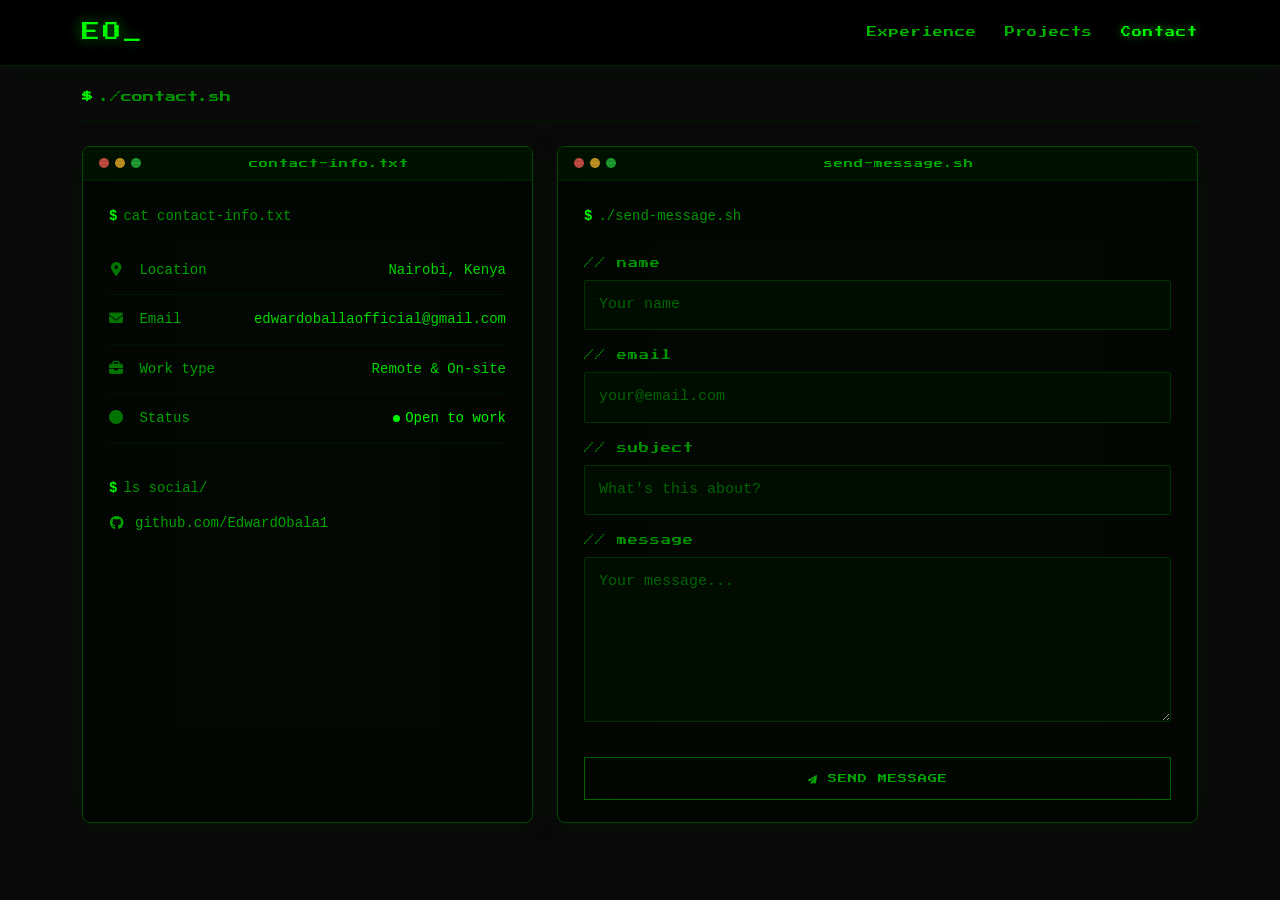
<file: html/contacts.html>
<!DOCTYPE html>
<html lang="en">
<head>
    <meta charset="UTF-8">
    <meta name="viewport" content="width=device-width, initial-scale=1.0">
    <title>Contact | Edward Obala – Software Engineer & Data Scientist</title>
    <link rel="icon" type="image/svg+xml" href="../favicon.svg">

    <!-- Primary SEO -->
    <meta name="description" content="Get in touch with Edward Obala (Edward Oballa), Software Engineer and Data Scientist based in Nairobi, Kenya. Open to remote and on-site opportunities.">
    <meta name="keywords" content="Edward Obala contact, Edward Oballa hire, software engineer for hire Nairobi, data scientist Kenya, remote developer East Africa">
    <meta name="author" content="Edward Okeyo Obala">
    <meta name="robots" content="index, follow">
    <link rel="canonical" href="https://edwardobala.com/html/contacts.html">

    <!-- Open Graph -->
    <meta property="og:type" content="website">
    <meta property="og:url" content="https://edwardobala.com/html/contacts.html">
    <meta property="og:title" content="Contact | Edward Obala">
    <meta property="og:description" content="Get in touch with Edward Obala — Software Engineer and Data Scientist based in Nairobi, Kenya. Open to remote and on-site opportunities.">
    <meta property="og:site_name" content="Edward Obala">
    <link href="https://cdn.jsdelivr.net/npm/bootstrap@5.3.3/dist/css/bootstrap.min.css" rel="stylesheet" integrity="sha384-QWTKZyjpPEjISv5WaRU9OFeRpok6YctnYmDr5pNlyT2bRjXh0JMhjY6hW+ALEwIH" crossorigin="anonymous"/>
    <script src="https://cdn.jsdelivr.net/npm/bootstrap@5.3.3/dist/js/bootstrap.bundle.min.js" crossorigin="anonymous"></script>
    <link rel="preconnect" href="https://fonts.googleapis.com">
    <link rel="preconnect" href="https://fonts.gstatic.com" crossorigin>
    <link href="https://fonts.googleapis.com/css2?family=Press+Start+2P&display=swap" rel="stylesheet">
    <link rel="stylesheet" href="https://cdnjs.cloudflare.com/ajax/libs/font-awesome/6.4.0/css/all.min.css">
    <link rel="stylesheet" href="../styles/index.css"/>
    <link rel="stylesheet" href="../styles/contacts.css"/>
</head>
<body>

    <nav class="navbar navbar-expand-lg">
        <div class="container">
            <a class="navbar-brand" href="../index.html">EO_</a>
            <button class="navbar-toggler" type="button" data-bs-toggle="collapse" data-bs-target="#navbarNav"
                aria-controls="navbarNav" aria-expanded="false" aria-label="Toggle navigation">
                <span class="navbar-toggler-icon"></span>
            </button>
            <div class="collapse navbar-collapse" id="navbarNav">
                <ul class="navbar-nav ms-auto align-items-center">
                    <li class="nav-item"><a class="nav-link" href="./experience.html">Experience</a></li>
                    <li class="nav-item"><a class="nav-link" href="./projects.html">Projects</a></li>
                    <li class="nav-item"><a class="nav-link active" href="./contacts.html">Contact</a></li>
                </ul>
            </div>
        </div>
    </nav>

    <div class="container mt-4 mb-5">
        <div class="page-title">
            <span class="prompt-symbol">$</span>./contact.sh
        </div>

        <div class="row g-4">

            <!-- Contact info -->
            <div class="col-lg-5">
                <div class="terminal-window h-100">
                    <div class="terminal-title-bar">
                        <div class="terminal-controls">
                            <span class="terminal-dot td-red"></span>
                            <span class="terminal-dot td-yellow"></span>
                            <span class="terminal-dot td-green"></span>
                        </div>
                        <span>contact-info.txt</span>
                        <span></span>
                    </div>
                    <div class="terminal-content">
                        <p class="prompt-line mb-3"><span class="prompt-symbol">$</span>cat contact-info.txt</p>

                        <div class="contact-info-item">
                            <span class="contact-label"><i class="fas fa-map-marker-alt"></i> Location</span>
                            <span class="contact-value">Nairobi, Kenya</span>
                        </div>
                        <div class="contact-info-item">
                            <span class="contact-label"><i class="fas fa-envelope"></i> Email</span>
                            <span class="contact-value"><a href="mailto:edwardoballaofficial@gmail.com" style="color:inherit;">edwardoballaofficial@gmail.com</a></span>
                        </div>
                        <div class="contact-info-item">
                            <span class="contact-label"><i class="fas fa-briefcase"></i> Work type</span>
                            <span class="contact-value">Remote &amp; On-site</span>
                        </div>
                        <div class="contact-info-item">
                            <span class="contact-label"><i class="fas fa-circle"></i> Status</span>
                            <span class="contact-value"><span class="status-dot"></span><span class="status-online">Open to work</span></span>
                        </div>

                        <hr class="term-divider mt-3">

                        <p class="prompt-line mt-2 mb-2"><span class="prompt-symbol">$</span>ls social/</p>
                        <div class="social-links">
                            <a href="https://github.com/EdwardObala1" class="social-link-item" target="_blank">
                                <i class="fab fa-github"></i> github.com/EdwardObala1
                            </a>
                            <!-- <a href="https://linkedin.com/in/EdwardObala1" class="social-link-item" target="_blank">
                                <i class="fab fa-linkedin"></i> linkedin.com/in/EdwardObala1
                            </a> -->
                        </div>
                    </div>
                </div>
            </div>

            <!-- Contact form -->
            <div class="col-lg-7">
                <div class="terminal-window">
                    <div class="terminal-title-bar">
                        <div class="terminal-controls">
                            <span class="terminal-dot td-red"></span>
                            <span class="terminal-dot td-yellow"></span>
                            <span class="terminal-dot td-green"></span>
                        </div>
                        <span>send-message.sh</span>
                        <span></span>
                    </div>
                    <div class="terminal-content">
                        <p class="prompt-line mb-4"><span class="prompt-symbol">$</span>./send-message.sh</p>
                        <form id="contactForm">
                            <div class="mb-3">
                                <label class="form-label-term">// name</label>
                                <input type="text" class="form-input-term" placeholder="Your name" required>
                            </div>
                            <div class="mb-3">
                                <label class="form-label-term">// email</label>
                                <input type="email" class="form-input-term" placeholder="your@email.com" required>
                            </div>
                            <div class="mb-3">
                                <label class="form-label-term">// subject</label>
                                <input type="text" class="form-input-term" placeholder="What's this about?">
                            </div>
                            <div class="mb-4">
                                <label class="form-label-term">// message</label>
                                <textarea class="form-input-term form-textarea-term" rows="5" placeholder="Your message..." required></textarea>
                            </div>
                            <button type="submit" class="btn-terminal w-100" id="submitBtn">
                                <i class="fas fa-paper-plane" style="margin-right:10px;"></i>SEND MESSAGE
                            </button>
                        </form>
                    </div>
                </div>
            </div>

        </div>
    </div>

    <script>
        document.getElementById('contactForm').addEventListener('submit', function(e) {
            e.preventDefault();

            const name    = this.querySelector('input[type="text"]').value.trim();
            const email   = this.querySelector('input[type="email"]').value.trim();
            const subject = this.querySelectorAll('input[type="text"]')[1].value.trim();
            const message = this.querySelector('textarea').value.trim();

            const body = [
                'From: ' + name + ' <' + email + '>',
                '',
                message
            ].join('\n');

            const mailto = 'mailto:edwardoballaofficial@gmail.com'
                + '?subject=' + encodeURIComponent(subject || 'Portfolio enquiry')
                + '&body='    + encodeURIComponent(body);

            window.location.href = mailto;
        });
    </script>

</body>
</html>
</file>
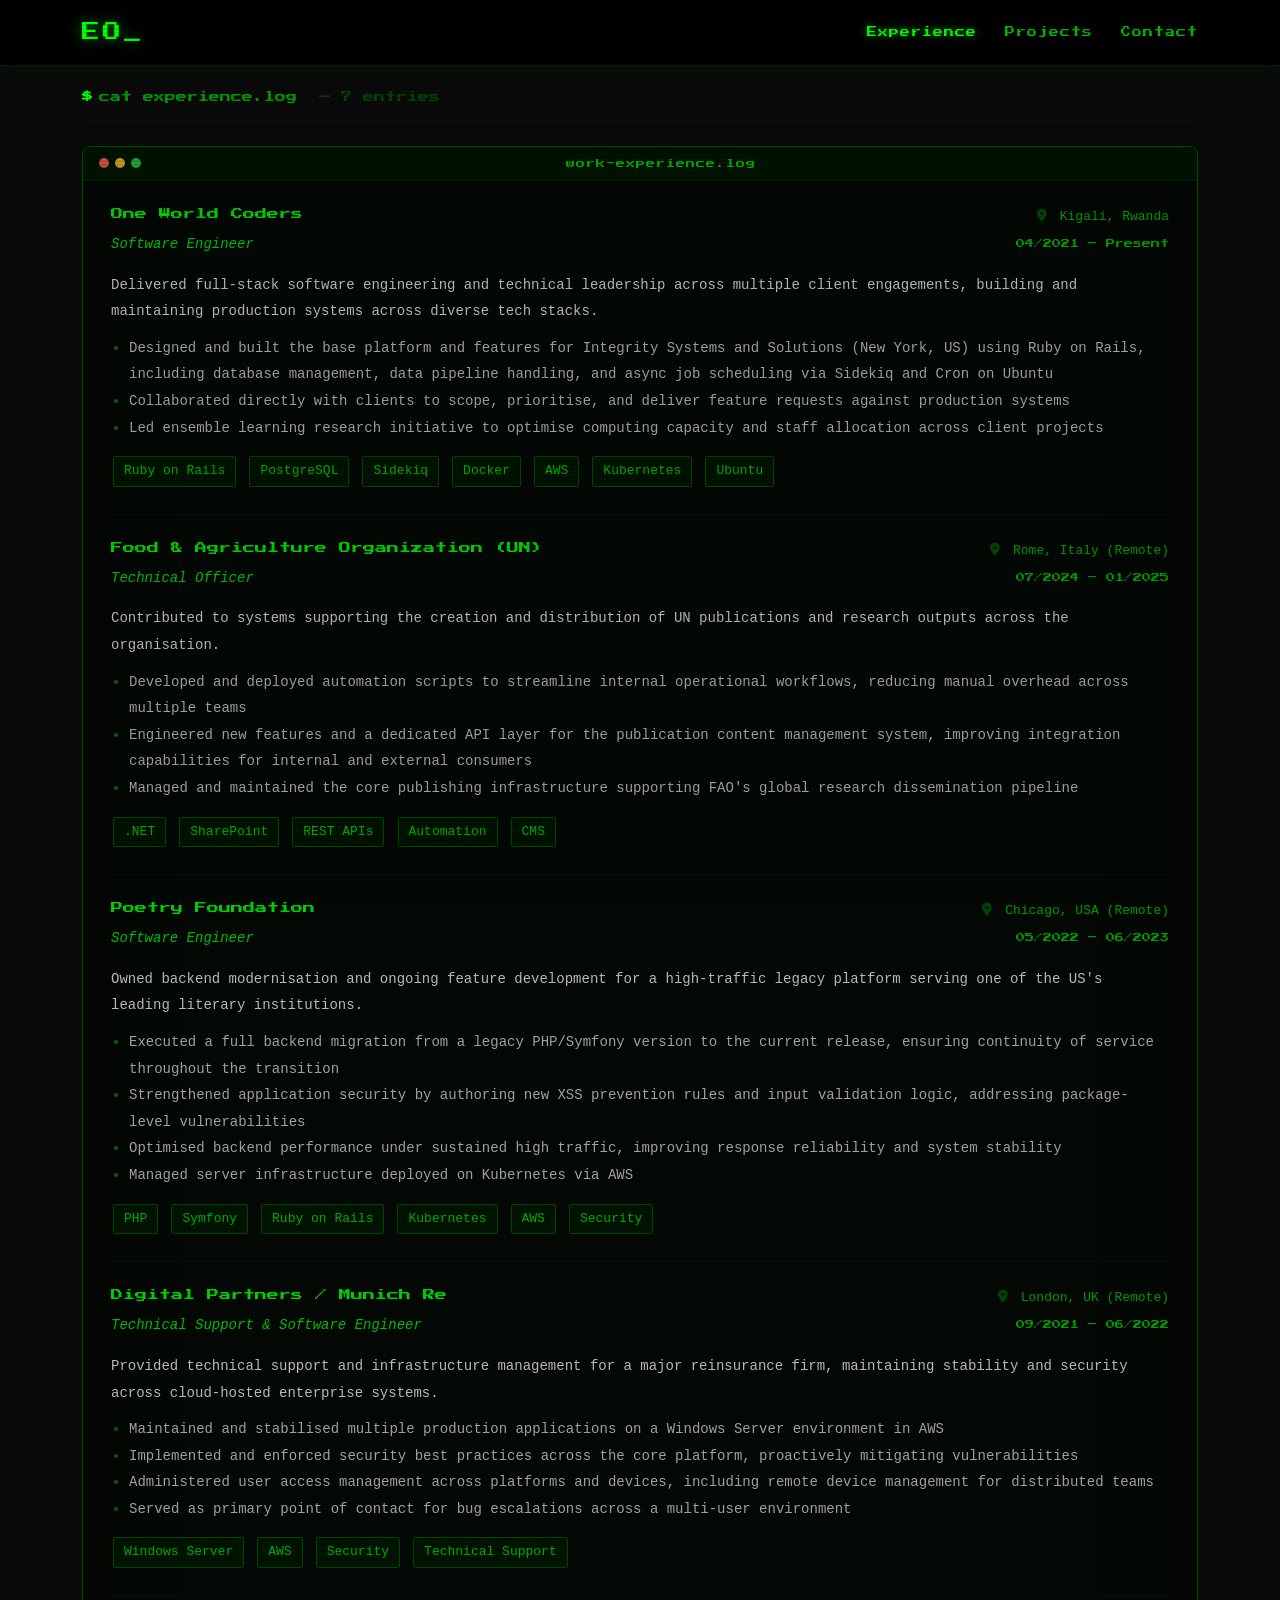
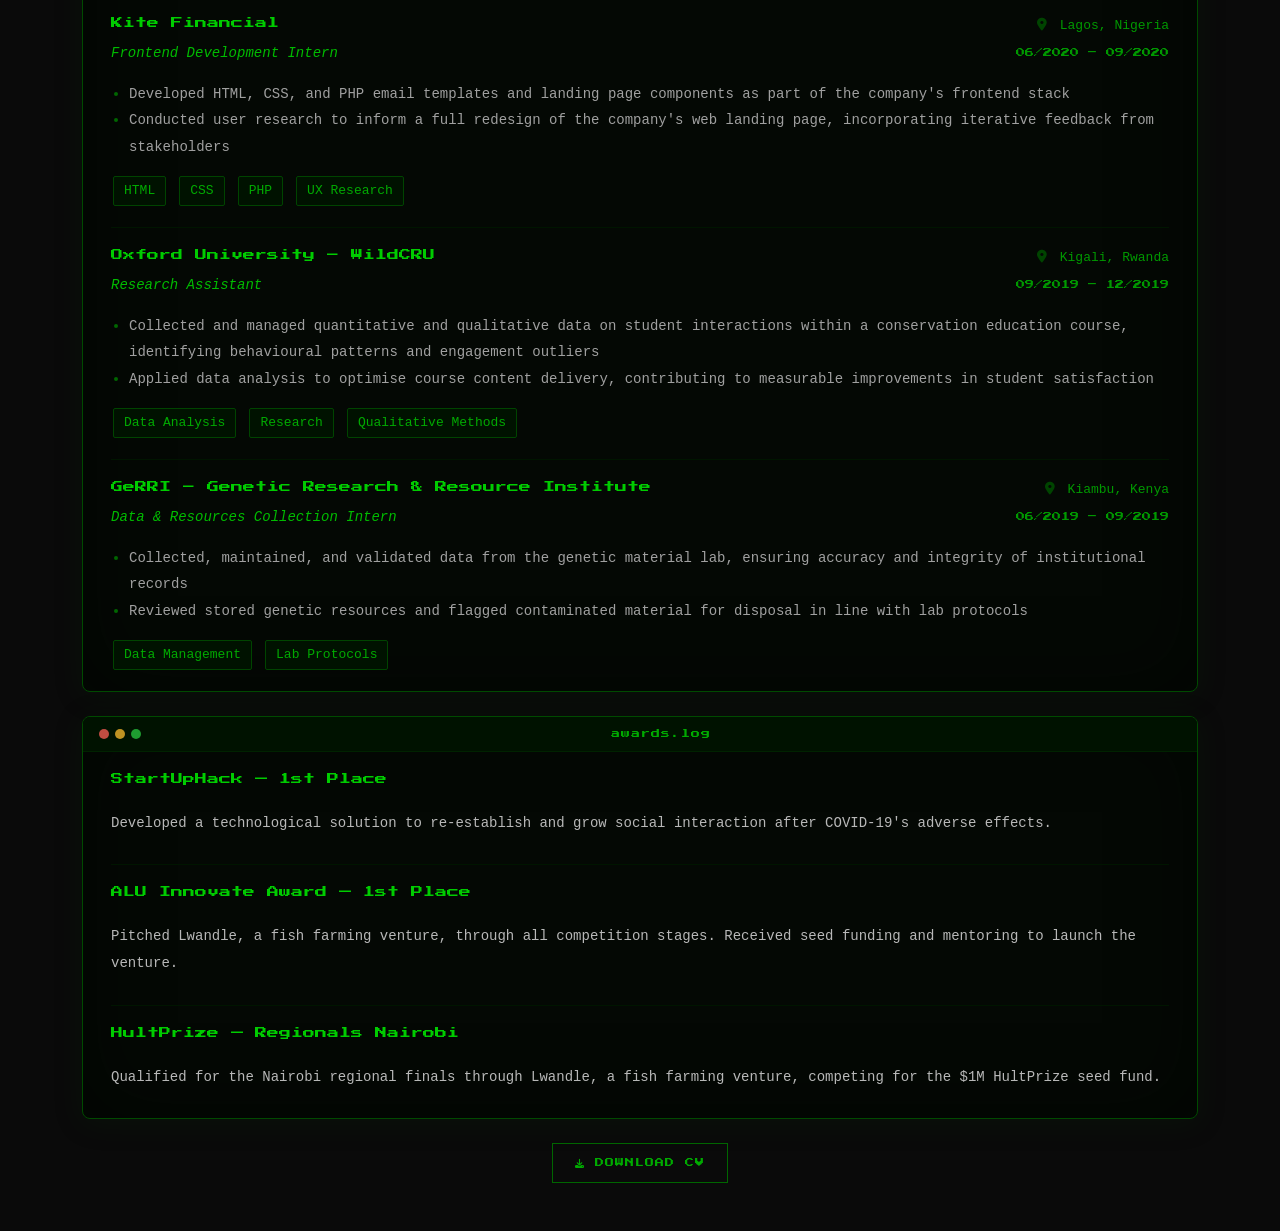
<file: html/experience.html>
<!DOCTYPE html>
<html lang="en">
<head>
    <meta charset="UTF-8">
    <meta name="viewport" content="width=device-width, initial-scale=1.0">
    <title>Experience | Edward Obala – Software Engineer & Data Scientist</title>
    <link rel="icon" type="image/svg+xml" href="../favicon.svg">

    <!-- Primary SEO -->
    <meta name="description" content="Work history of Edward Obala (Edward Oballa) — Software Engineer at One World Coders, FAO United Nations, Poetry Foundation, Digital Partners/Munich Re, and Oxford University WildCRU.">
    <meta name="keywords" content="Edward Obala experience, Edward Oballa work history, software engineer Nairobi, One World Coders, FAO United Nations developer, Oxford University WildCRU">
    <meta name="author" content="Edward Okeyo Obala">
    <meta name="robots" content="index, follow">
    <link rel="canonical" href="https://edwardobala.com/html/experience.html">

    <!-- Open Graph -->
    <meta property="og:type" content="website">
    <meta property="og:url" content="https://edwardobala.com/html/experience.html">
    <meta property="og:title" content="Experience | Edward Obala">
    <meta property="og:description" content="Work history of Edward Obala — Software Engineer and Data Scientist with experience at FAO United Nations, Poetry Foundation, Oxford University, and more.">
    <meta property="og:site_name" content="Edward Obala">
    <link href="https://cdn.jsdelivr.net/npm/bootstrap@5.3.3/dist/css/bootstrap.min.css" rel="stylesheet" integrity="sha384-QWTKZyjpPEjISv5WaRU9OFeRpok6YctnYmDr5pNlyT2bRjXh0JMhjY6hW+ALEwIH" crossorigin="anonymous"/>
    <script src="https://cdn.jsdelivr.net/npm/bootstrap@5.3.3/dist/js/bootstrap.bundle.min.js" crossorigin="anonymous"></script>
    <link rel="preconnect" href="https://fonts.googleapis.com">
    <link rel="preconnect" href="https://fonts.gstatic.com" crossorigin>
    <link href="https://fonts.googleapis.com/css2?family=Press+Start+2P&display=swap" rel="stylesheet">
    <link rel="stylesheet" href="https://cdnjs.cloudflare.com/ajax/libs/font-awesome/6.4.0/css/all.min.css">
    <link rel="stylesheet" href="../styles/index.css"/>
    <link rel="stylesheet" href="../styles/experience.css"/>
</head>
<body>

    <div class="loading-screen" id="loadingScreen">
        <div class="loading-label">LOADING<span class="loading-dots"></span></div>
        <div class="loading-bar-wrap">
            <div class="loading-bar">
                <div class="loading-progress" id="progress"></div>
            </div>
            <div class="loading-percent" id="loadingPercent">0%</div>
        </div>
    </div>

    <nav class="navbar navbar-expand-lg">
        <div class="container">
            <a class="navbar-brand" href="../index.html">EO_</a>
            <button class="navbar-toggler" type="button" data-bs-toggle="collapse" data-bs-target="#navbarNav"
                aria-controls="navbarNav" aria-expanded="false" aria-label="Toggle navigation">
                <span class="navbar-toggler-icon"></span>
            </button>
            <div class="collapse navbar-collapse" id="navbarNav">
                <ul class="navbar-nav ms-auto align-items-center">
                    <li class="nav-item"><a class="nav-link active" href="./experience.html">Experience</a></li>
                    <li class="nav-item"><a class="nav-link" href="./projects.html">Projects</a></li>
                    <li class="nav-item"><a class="nav-link" href="./contacts.html">Contact</a></li>
                </ul>
            </div>
        </div>
    </nav>

    <div class="container mt-4 mb-5">
        <div class="page-title">
            <span class="prompt-symbol">$</span>cat experience.log &nbsp;<span style="color:#004400;">&mdash; 7 entries</span>
        </div>

        <!-- Work Experience -->
        <div class="terminal-window mb-4">
            <div class="terminal-title-bar">
                <div class="terminal-controls">
                    <span class="terminal-dot td-red"></span>
                    <span class="terminal-dot td-yellow"></span>
                    <span class="terminal-dot td-green"></span>
                </div>
                <span>work-experience.log</span>
                <span></span>
            </div>
            <div class="terminal-content p-0">

                <!-- One World Coders -->
                <div class="exp-entry">
                    <div class="exp-header">
                        <div>
                            <span class="exp-company">One World Coders</span>
                            <span class="exp-role">Software Engineer</span>
                        </div>
                        <div class="exp-meta">
                            <span class="exp-location"><i class="fas fa-map-marker-alt"></i> Kigali, Rwanda</span>
                            <span class="exp-dates">04/2021 &ndash; Present</span>
                        </div>
                    </div>
                    <div class="exp-body">
                        <p>Delivered full-stack software engineering and technical leadership across multiple client engagements, building and maintaining production systems across diverse tech stacks.</p>
                        <ul class="exp-bullets">
                            <li>Designed and built the base platform and features for Integrity Systems and Solutions (New York, US) using Ruby on Rails, including database management, data pipeline handling, and async job scheduling via Sidekiq and Cron on Ubuntu</li>
                            <li>Collaborated directly with clients to scope, prioritise, and deliver feature requests against production systems</li>
                            <li>Led ensemble learning research initiative to optimise computing capacity and staff allocation across client projects</li>
                        </ul>
                        <div class="mt-2">
                            <span class="tag">Ruby on Rails</span>
                            <span class="tag">PostgreSQL</span>
                            <span class="tag">Sidekiq</span>
                            <span class="tag">Docker</span>
                            <span class="tag">AWS</span>
                            <span class="tag">Kubernetes</span>
                            <span class="tag">Ubuntu</span>
                        </div>
                    </div>
                </div>

                <div class="exp-divider"></div>

                <!-- FAO -->
                <div class="exp-entry">
                    <div class="exp-header">
                        <div>
                            <span class="exp-company">Food &amp; Agriculture Organization (UN)</span>
                            <span class="exp-role">Technical Officer</span>
                        </div>
                        <div class="exp-meta">
                            <span class="exp-location"><i class="fas fa-map-marker-alt"></i> Rome, Italy (Remote)</span>
                            <span class="exp-dates">07/2024 &ndash; 01/2025</span>
                        </div>
                    </div>
                    <div class="exp-body">
                        <p>Contributed to systems supporting the creation and distribution of UN publications and research outputs across the organisation.</p>
                        <ul class="exp-bullets">
                            <li>Developed and deployed automation scripts to streamline internal operational workflows, reducing manual overhead across multiple teams</li>
                            <li>Engineered new features and a dedicated API layer for the publication content management system, improving integration capabilities for internal and external consumers</li>
                            <li>Managed and maintained the core publishing infrastructure supporting FAO's global research dissemination pipeline</li>
                        </ul>
                        <div class="mt-2">
                            <span class="tag">.NET</span>
                            <span class="tag">SharePoint</span>
                            <span class="tag">REST APIs</span>
                            <span class="tag">Automation</span>
                            <span class="tag">CMS</span>
                        </div>
                    </div>
                </div>

                <div class="exp-divider"></div>

                <!-- Poetry Foundation -->
                <div class="exp-entry">
                    <div class="exp-header">
                        <div>
                            <span class="exp-company">Poetry Foundation</span>
                            <span class="exp-role">Software Engineer</span>
                        </div>
                        <div class="exp-meta">
                            <span class="exp-location"><i class="fas fa-map-marker-alt"></i> Chicago, USA (Remote)</span>
                            <span class="exp-dates">05/2022 &ndash; 06/2023</span>
                        </div>
                    </div>
                    <div class="exp-body">
                        <p>Owned backend modernisation and ongoing feature development for a high-traffic legacy platform serving one of the US's leading literary institutions.</p>
                        <ul class="exp-bullets">
                            <li>Executed a full backend migration from a legacy PHP/Symfony version to the current release, ensuring continuity of service throughout the transition</li>
                            <li>Strengthened application security by authoring new XSS prevention rules and input validation logic, addressing package-level vulnerabilities</li>
                            <li>Optimised backend performance under sustained high traffic, improving response reliability and system stability</li>
                            <li>Managed server infrastructure deployed on Kubernetes via AWS</li>
                        </ul>
                        <div class="mt-2">
                            <span class="tag">PHP</span>
                            <span class="tag">Symfony</span>
                            <span class="tag">Ruby on Rails</span>
                            <span class="tag">Kubernetes</span>
                            <span class="tag">AWS</span>
                            <span class="tag">Security</span>
                        </div>
                    </div>
                </div>

                <div class="exp-divider"></div>

                <!-- Munich Re -->
                <div class="exp-entry">
                    <div class="exp-header">
                        <div>
                            <span class="exp-company">Digital Partners / Munich Re</span>
                            <span class="exp-role">Technical Support &amp; Software Engineer</span>
                        </div>
                        <div class="exp-meta">
                            <span class="exp-location"><i class="fas fa-map-marker-alt"></i> London, UK (Remote)</span>
                            <span class="exp-dates">09/2021 &ndash; 06/2022</span>
                        </div>
                    </div>
                    <div class="exp-body">
                        <p>Provided technical support and infrastructure management for a major reinsurance firm, maintaining stability and security across cloud-hosted enterprise systems.</p>
                        <ul class="exp-bullets">
                            <li>Maintained and stabilised multiple production applications on a Windows Server environment in AWS</li>
                            <li>Implemented and enforced security best practices across the core platform, proactively mitigating vulnerabilities</li>
                            <li>Administered user access management across platforms and devices, including remote device management for distributed teams</li>
                            <li>Served as primary point of contact for bug escalations across a multi-user environment</li>
                        </ul>
                        <div class="mt-2">
                            <span class="tag">Windows Server</span>
                            <span class="tag">AWS</span>
                            <span class="tag">Security</span>
                            <span class="tag">Technical Support</span>
                        </div>
                    </div>
                </div>

                <div class="exp-divider"></div>

                <!-- Kite Financial -->
                <div class="exp-entry exp-entry-compact">
                    <div class="exp-header">
                        <div>
                            <span class="exp-company">Kite Financial</span>
                            <span class="exp-role">Frontend Development Intern</span>
                        </div>
                        <div class="exp-meta">
                            <span class="exp-location"><i class="fas fa-map-marker-alt"></i> Lagos, Nigeria</span>
                            <span class="exp-dates">06/2020 &ndash; 09/2020</span>
                        </div>
                    </div>
                    <div class="exp-body">
                        <ul class="exp-bullets">
                            <li>Developed HTML, CSS, and PHP email templates and landing page components as part of the company's frontend stack</li>
                            <li>Conducted user research to inform a full redesign of the company's web landing page, incorporating iterative feedback from stakeholders</li>
                        </ul>
                        <div class="mt-2">
                            <span class="tag">HTML</span>
                            <span class="tag">CSS</span>
                            <span class="tag">PHP</span>
                            <span class="tag">UX Research</span>
                        </div>
                    </div>
                </div>

                <div class="exp-divider"></div>

                <!-- Oxford WildCRU -->
                <div class="exp-entry exp-entry-compact">
                    <div class="exp-header">
                        <div>
                            <span class="exp-company">Oxford University &ndash; WildCRU</span>
                            <span class="exp-role">Research Assistant</span>
                        </div>
                        <div class="exp-meta">
                            <span class="exp-location"><i class="fas fa-map-marker-alt"></i> Kigali, Rwanda</span>
                            <span class="exp-dates">09/2019 &ndash; 12/2019</span>
                        </div>
                    </div>
                    <div class="exp-body">
                        <ul class="exp-bullets">
                            <li>Collected and managed quantitative and qualitative data on student interactions within a conservation education course, identifying behavioural patterns and engagement outliers</li>
                            <li>Applied data analysis to optimise course content delivery, contributing to measurable improvements in student satisfaction</li>
                        </ul>
                        <div class="mt-2">
                            <span class="tag">Data Analysis</span>
                            <span class="tag">Research</span>
                            <span class="tag">Qualitative Methods</span>
                        </div>
                    </div>
                </div>

                <div class="exp-divider"></div>

                <!-- GeRRI -->
                <div class="exp-entry exp-entry-compact">
                    <div class="exp-header">
                        <div>
                            <span class="exp-company">GeRRI &ndash; Genetic Research &amp; Resource Institute</span>
                            <span class="exp-role">Data &amp; Resources Collection Intern</span>
                        </div>
                        <div class="exp-meta">
                            <span class="exp-location"><i class="fas fa-map-marker-alt"></i> Kiambu, Kenya</span>
                            <span class="exp-dates">06/2019 &ndash; 09/2019</span>
                        </div>
                    </div>
                    <div class="exp-body">
                        <ul class="exp-bullets">
                            <li>Collected, maintained, and validated data from the genetic material lab, ensuring accuracy and integrity of institutional records</li>
                            <li>Reviewed stored genetic resources and flagged contaminated material for disposal in line with lab protocols</li>
                        </ul>
                        <div class="mt-2">
                            <span class="tag">Data Management</span>
                            <span class="tag">Lab Protocols</span>
                        </div>
                    </div>
                </div>

            </div>
        </div>

        <!-- Awards -->
        <div class="terminal-window mb-4">
            <div class="terminal-title-bar">
                <div class="terminal-controls">
                    <span class="terminal-dot td-red"></span>
                    <span class="terminal-dot td-yellow"></span>
                    <span class="terminal-dot td-green"></span>
                </div>
                <span>awards.log</span>
                <span></span>
            </div>
            <div class="terminal-content p-0">

                <div class="exp-entry exp-entry-compact">
                    <div class="exp-header">
                        <div>
                            <span class="exp-company">StartUpHack &mdash; 1st Place</span>
                        </div>
                    </div>
                    <div class="exp-body">
                        <p>Developed a technological solution to re-establish and grow social interaction after COVID-19's adverse effects.</p>
                    </div>
                </div>

                <div class="exp-divider"></div>

                <div class="exp-entry exp-entry-compact">
                    <div class="exp-header">
                        <div>
                            <span class="exp-company">ALU Innovate Award &mdash; 1st Place</span>
                        </div>
                    </div>
                    <div class="exp-body">
                        <p>Pitched Lwandle, a fish farming venture, through all competition stages. Received seed funding and mentoring to launch the venture.</p>
                    </div>
                </div>

                <div class="exp-divider"></div>

                <div class="exp-entry exp-entry-compact">
                    <div class="exp-header">
                        <div>
                            <span class="exp-company">HultPrize &mdash; Regionals Nairobi</span>
                        </div>
                    </div>
                    <div class="exp-body">
                        <p>Qualified for the Nairobi regional finals through Lwandle, a fish farming venture, competing for the $1M HultPrize seed fund.</p>
                    </div>
                </div>

            </div>
        </div>

        <div class="text-center mb-2">
            <a href="../Edward_Okeyo_Obala_CV.pdf" download="Edward_Okeyo_Obala_CV.pdf" class="btn-terminal">
                <i class="fas fa-download" style="margin-right:10px;"></i>DOWNLOAD CV
            </a>
        </div>
    </div>

    <script src="../js/loadingScreen.js"></script>
    <script>loadingScreen()</script>
</body>
</html>
</file>
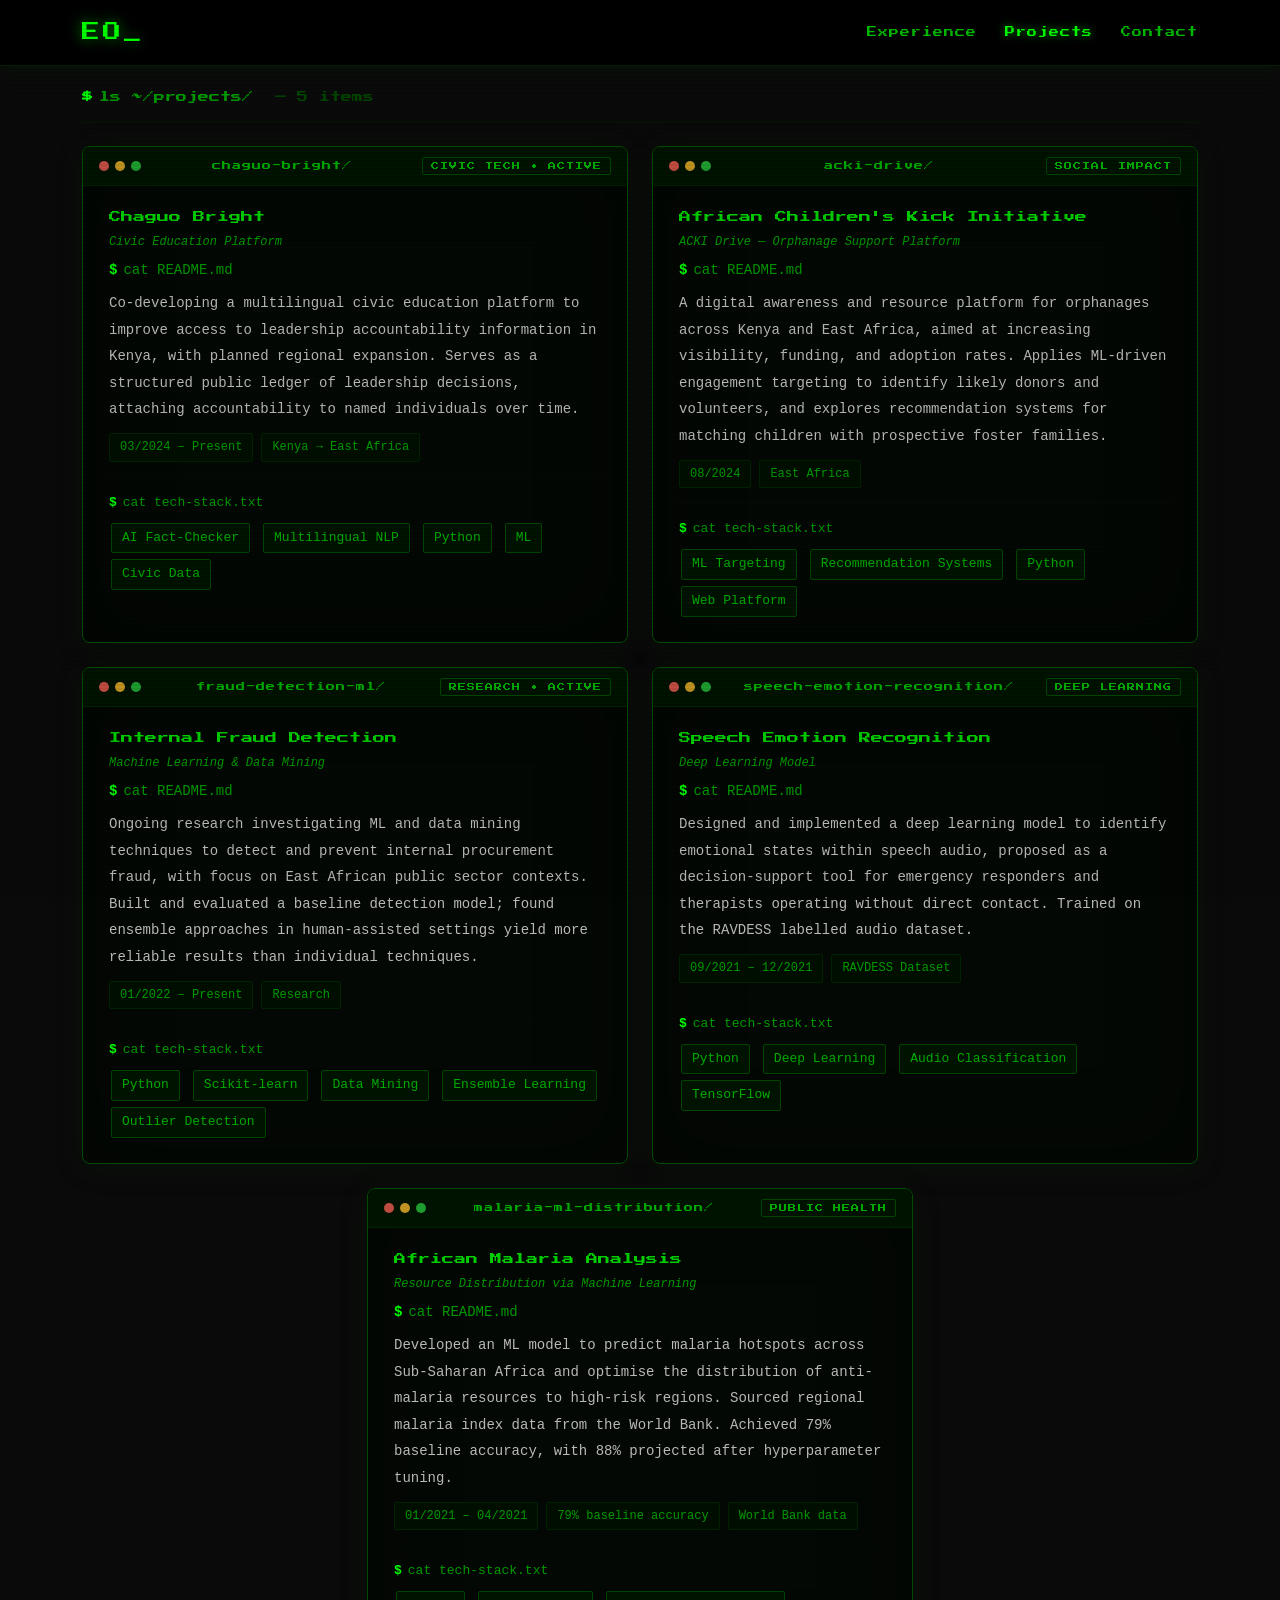
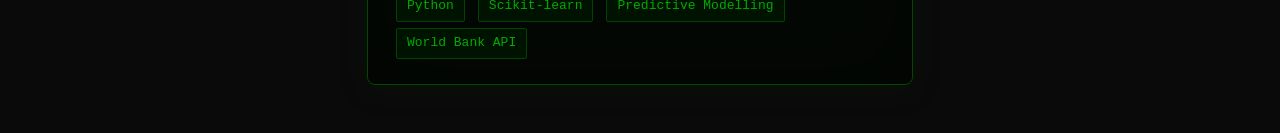
<file: html/projects.html>
<!DOCTYPE html>
<html lang="en">
<head>
    <meta charset="UTF-8">
    <meta name="viewport" content="width=device-width, initial-scale=1.0">
    <title>Projects | Edward Obala – Software Engineer & Data Scientist</title>
    <link rel="icon" type="image/svg+xml" href="../favicon.svg">

    <!-- Primary SEO -->
    <meta name="description" content="Projects by Edward Obala (Edward Oballa) — civic tech, ML fraud detection, speech emotion recognition, African malaria analysis, and social impact platforms built in Nairobi, Kenya.">
    <meta name="keywords" content="Edward Obala projects, Edward Oballa portfolio, Chaguo Bright, ACKI Drive, fraud detection machine learning, speech emotion recognition, malaria Africa, software engineer Kenya">
    <meta name="author" content="Edward Okeyo Obala">
    <meta name="robots" content="index, follow">
    <link rel="canonical" href="https://edwardobala.com/html/projects.html">

    <!-- Open Graph -->
    <meta property="og:type" content="website">
    <meta property="og:url" content="https://edwardobala.com/html/projects.html">
    <meta property="og:title" content="Projects | Edward Obala">
    <meta property="og:description" content="Projects by Edward Obala — civic tech, ML platforms, and social impact tools built for East Africa and beyond.">
    <meta property="og:site_name" content="Edward Obala">
    <link href="https://cdn.jsdelivr.net/npm/bootstrap@5.3.3/dist/css/bootstrap.min.css" rel="stylesheet" integrity="sha384-QWTKZyjpPEjISv5WaRU9OFeRpok6YctnYmDr5pNlyT2bRjXh0JMhjY6hW+ALEwIH" crossorigin="anonymous"/>
    <script src="https://cdn.jsdelivr.net/npm/bootstrap@5.3.3/dist/js/bootstrap.bundle.min.js" crossorigin="anonymous"></script>
    <link rel="preconnect" href="https://fonts.googleapis.com">
    <link rel="preconnect" href="https://fonts.gstatic.com" crossorigin>
    <link href="https://fonts.googleapis.com/css2?family=Press+Start+2P&display=swap" rel="stylesheet">
    <link rel="stylesheet" href="https://cdnjs.cloudflare.com/ajax/libs/font-awesome/6.4.0/css/all.min.css">
    <link rel="stylesheet" href="../styles/index.css"/>
    <link rel="stylesheet" href="../styles/projects.css"/>
</head>
<body>

    <nav class="navbar navbar-expand-lg">
        <div class="container">
            <a class="navbar-brand" href="../index.html">EO_</a>
            <button class="navbar-toggler" type="button" data-bs-toggle="collapse" data-bs-target="#navbarNav"
                aria-controls="navbarNav" aria-expanded="false" aria-label="Toggle navigation">
                <span class="navbar-toggler-icon"></span>
            </button>
            <div class="collapse navbar-collapse" id="navbarNav">
                <ul class="navbar-nav ms-auto align-items-center">
                    <li class="nav-item"><a class="nav-link" href="./experience.html">Experience</a></li>
                    <li class="nav-item"><a class="nav-link active" href="./projects.html">Projects</a></li>
                    <li class="nav-item"><a class="nav-link" href="./contacts.html">Contact</a></li>
                </ul>
            </div>
        </div>
    </nav>

    <div class="container mt-4 mb-5">
        <div class="page-title">
            <span class="prompt-symbol">$</span>ls ~/projects/ &nbsp;<span style="color:#004400;">&mdash; 5 items</span>
        </div>

        <div class="row g-4">

            <!-- Chaguo Bright -->
            <div class="col-lg-6 d-flex">
                <div class="terminal-window project-card flex-fill">
                    <div class="terminal-title-bar">
                        <div class="terminal-controls">
                            <span class="terminal-dot td-red"></span>
                            <span class="terminal-dot td-yellow"></span>
                            <span class="terminal-dot td-green"></span>
                        </div>
                        <span>chaguo-bright/</span>
                        <span class="project-type-badge">CIVIC TECH &bull; ACTIVE</span>
                    </div>
                    <div class="terminal-content">
                        <h2 class="project-title">Chaguo Bright</h2>
                        <p class="project-subtitle">Civic Education Platform</p>
                        <p class="prompt-line"><span class="prompt-symbol">$</span>cat README.md</p>
                        <p class="project-desc">
                            Co-developing a multilingual civic education platform to improve access to leadership accountability information in Kenya, with planned regional expansion. Serves as a structured public ledger of leadership decisions, attaching accountability to named individuals over time.
                        </p>
                        <div class="project-stats-row">
                            <span class="stat-chip">03/2024 &ndash; Present</span>
                            <span class="stat-chip">Kenya &rarr; East Africa</span>
                        </div>
                        <hr class="term-divider">
                        <p class="prompt-line" style="font-size:13px;"><span class="prompt-symbol">$</span>cat tech-stack.txt</p>
                        <div>
                            <span class="tag">AI Fact-Checker</span>
                            <span class="tag">Multilingual NLP</span>
                            <span class="tag">Python</span>
                            <span class="tag">ML</span>
                            <span class="tag">Civic Data</span>
                        </div>
                    </div>
                </div>
            </div>

            <!-- African Children's Kick Initiative -->
            <div class="col-lg-6 d-flex">
                <div class="terminal-window project-card flex-fill">
                    <div class="terminal-title-bar">
                        <div class="terminal-controls">
                            <span class="terminal-dot td-red"></span>
                            <span class="terminal-dot td-yellow"></span>
                            <span class="terminal-dot td-green"></span>
                        </div>
                        <span>acki-drive/</span>
                        <span class="project-type-badge">SOCIAL IMPACT</span>
                    </div>
                    <div class="terminal-content">
                        <h2 class="project-title">African Children's Kick Initiative</h2>
                        <p class="project-subtitle">ACKI Drive &mdash; Orphanage Support Platform</p>
                        <p class="prompt-line"><span class="prompt-symbol">$</span>cat README.md</p>
                        <p class="project-desc">
                            A digital awareness and resource platform for orphanages across Kenya and East Africa, aimed at increasing visibility, funding, and adoption rates. Applies ML-driven engagement targeting to identify likely donors and volunteers, and explores recommendation systems for matching children with prospective foster families.
                        </p>
                        <div class="project-stats-row">
                            <span class="stat-chip">08/2024</span>
                            <span class="stat-chip">East Africa</span>
                        </div>
                        <hr class="term-divider">
                        <p class="prompt-line" style="font-size:13px;"><span class="prompt-symbol">$</span>cat tech-stack.txt</p>
                        <div>
                            <span class="tag">ML Targeting</span>
                            <span class="tag">Recommendation Systems</span>
                            <span class="tag">Python</span>
                            <span class="tag">Web Platform</span>
                        </div>
                    </div>
                </div>
            </div>

            <!-- Internal Fraud Detection -->
            <div class="col-lg-6 d-flex">
                <div class="terminal-window project-card flex-fill">
                    <div class="terminal-title-bar">
                        <div class="terminal-controls">
                            <span class="terminal-dot td-red"></span>
                            <span class="terminal-dot td-yellow"></span>
                            <span class="terminal-dot td-green"></span>
                        </div>
                        <span>fraud-detection-ml/</span>
                        <span class="project-type-badge">RESEARCH &bull; ACTIVE</span>
                    </div>
                    <div class="terminal-content">
                        <h2 class="project-title">Internal Fraud Detection</h2>
                        <p class="project-subtitle">Machine Learning &amp; Data Mining</p>
                        <p class="prompt-line"><span class="prompt-symbol">$</span>cat README.md</p>
                        <p class="project-desc">
                            Ongoing research investigating ML and data mining techniques to detect and prevent internal procurement fraud, with focus on East African public sector contexts. Built and evaluated a baseline detection model; found ensemble approaches in human-assisted settings yield more reliable results than individual techniques.
                        </p>
                        <div class="project-stats-row">
                            <span class="stat-chip">01/2022 &ndash; Present</span>
                            <span class="stat-chip">Research</span>
                        </div>
                        <hr class="term-divider">
                        <p class="prompt-line" style="font-size:13px;"><span class="prompt-symbol">$</span>cat tech-stack.txt</p>
                        <div>
                            <span class="tag">Python</span>
                            <span class="tag">Scikit-learn</span>
                            <span class="tag">Data Mining</span>
                            <span class="tag">Ensemble Learning</span>
                            <span class="tag">Outlier Detection</span>
                        </div>
                    </div>
                </div>
            </div>

            <!-- Speech Emotion Recognition -->
            <div class="col-lg-6 d-flex">
                <div class="terminal-window project-card flex-fill">
                    <div class="terminal-title-bar">
                        <div class="terminal-controls">
                            <span class="terminal-dot td-red"></span>
                            <span class="terminal-dot td-yellow"></span>
                            <span class="terminal-dot td-green"></span>
                        </div>
                        <span>speech-emotion-recognition/</span>
                        <span class="project-type-badge">DEEP LEARNING</span>
                    </div>
                    <div class="terminal-content">
                        <h2 class="project-title">Speech Emotion Recognition</h2>
                        <p class="project-subtitle">Deep Learning Model</p>
                        <p class="prompt-line"><span class="prompt-symbol">$</span>cat README.md</p>
                        <p class="project-desc">
                            Designed and implemented a deep learning model to identify emotional states within speech audio, proposed as a decision-support tool for emergency responders and therapists operating without direct contact. Trained on the RAVDESS labelled audio dataset.
                        </p>
                        <div class="project-stats-row">
                            <span class="stat-chip">09/2021 &ndash; 12/2021</span>
                            <span class="stat-chip">RAVDESS Dataset</span>
                        </div>
                        <hr class="term-divider">
                        <p class="prompt-line" style="font-size:13px;"><span class="prompt-symbol">$</span>cat tech-stack.txt</p>
                        <div>
                            <span class="tag">Python</span>
                            <span class="tag">Deep Learning</span>
                            <span class="tag">Audio Classification</span>
                            <span class="tag">TensorFlow</span>
                        </div>
                    </div>
                </div>
            </div>

            <!-- African Malaria Analysis -->
            <div class="col-lg-6 d-flex mx-auto">
                <div class="terminal-window project-card flex-fill">
                    <div class="terminal-title-bar">
                        <div class="terminal-controls">
                            <span class="terminal-dot td-red"></span>
                            <span class="terminal-dot td-yellow"></span>
                            <span class="terminal-dot td-green"></span>
                        </div>
                        <span>malaria-ml-distribution/</span>
                        <span class="project-type-badge">PUBLIC HEALTH</span>
                    </div>
                    <div class="terminal-content">
                        <h2 class="project-title">African Malaria Analysis</h2>
                        <p class="project-subtitle">Resource Distribution via Machine Learning</p>
                        <p class="prompt-line"><span class="prompt-symbol">$</span>cat README.md</p>
                        <p class="project-desc">
                            Developed an ML model to predict malaria hotspots across Sub-Saharan Africa and optimise the distribution of anti-malaria resources to high-risk regions. Sourced regional malaria index data from the World Bank. Achieved 79% baseline accuracy, with 88% projected after hyperparameter tuning.
                        </p>
                        <div class="project-stats-row">
                            <span class="stat-chip">01/2021 &ndash; 04/2021</span>
                            <span class="stat-chip">79% baseline accuracy</span>
                            <span class="stat-chip">World Bank data</span>
                        </div>
                        <hr class="term-divider">
                        <p class="prompt-line" style="font-size:13px;"><span class="prompt-symbol">$</span>cat tech-stack.txt</p>
                        <div>
                            <span class="tag">Python</span>
                            <span class="tag">Scikit-learn</span>
                            <span class="tag">Predictive Modelling</span>
                            <span class="tag">World Bank API</span>
                        </div>
                    </div>
                </div>
            </div>

        </div>
    </div>

</body>
</html>
</file>
<file: styles/index.css>
* {
    box-sizing: border-box;
}

body {
    background-color: #0a0a0a;
    color: #00CC00;
    font-family: 'Courier New', Courier, monospace;
    margin: 0;
    padding: 0;
    min-height: 100vh;
}

/* CRT scanline overlay */
body::before {
    content: '';
    position: fixed;
    top: 0; left: 0;
    width: 100%; height: 100%;
    background: repeating-linear-gradient(
        0deg,
        transparent,
        transparent 2px,
        rgba(0, 0, 0, 0.06) 2px,
        rgba(0, 0, 0, 0.06) 4px
    );
    pointer-events: none;
    z-index: 9999;
}

::-webkit-scrollbar { width: 6px; }
::-webkit-scrollbar-track { background: #000; }
::-webkit-scrollbar-thumb { background: #003300; }
::-webkit-scrollbar-thumb:hover { background: #006600; }

h1, h2, h3, h4, h5, h6 {
    font-family: 'Press Start 2P', monospace;
}

a {
    color: #00CC00;
    text-decoration: none;
    transition: all 0.2s;
}
a:hover {
    color: #00FF00;
    text-decoration: none;
}

/* ── Navbar ── */
.navbar {
    background-color: #000 !important;
    border-bottom: 1px solid #002200;
    box-shadow: 0 2px 24px rgba(0, 120, 0, 0.1);
    padding: 14px 0;
}

.navbar-brand {
    font-family: 'Press Start 2P', monospace;
    font-size: 18px;
    color: #00FF00 !important;
    text-shadow: 0 0 14px rgba(0, 255, 0, 0.55);
    letter-spacing: 3px;
}

.nav-link {
    font-family: 'Press Start 2P', monospace;
    font-size: 10px;
    color: #00BB00 !important;
    margin-left: 28px;
    padding: 4px 0 !important;
    letter-spacing: 1px;
    transition: all 0.2s;
}

.nav-link:hover,
.nav-link.active {
    color: #00FF00 !important;
    text-shadow: 0 0 8px rgba(0, 255, 0, 0.6);
}

.navbar-toggler {
    border-color: #003300;
    padding: 4px 8px;
}

.navbar-toggler-icon {
    background-image: url("data:image/svg+xml,%3csvg xmlns='http://www.w3.org/2000/svg' viewBox='0 0 30 30'%3e%3cpath stroke='rgba%280, 120, 0, 1%29' stroke-linecap='round' stroke-miterlimit='10' stroke-width='2' d='M4 7h22M4 15h22M4 23h22'/%3e%3c/svg%3e") !important;
}

/* ── Terminal Window Component ── */
.terminal-window {
    background-color: #040804;
    border: 1px solid #004a00;
    border-radius: 8px;
    overflow: hidden;
    box-shadow: 0 4px 30px rgba(0, 60, 0, 0.15), inset 0 0 80px rgba(0, 4, 0, 0.7);
    transition: border-color 0.3s, box-shadow 0.3s, transform 0.3s;
}

.terminal-title-bar {
    background-color: #001200;
    color: #00AA00;
    font-family: 'Press Start 2P', monospace;
    font-size: 9px;
    padding: 10px 16px;
    display: flex;
    align-items: center;
    justify-content: space-between;
    border-bottom: 1px solid #002200;
    letter-spacing: 1px;
    user-select: none;
}

.terminal-controls {
    display: flex;
    gap: 6px;
    align-items: center;
}

.terminal-dot {
    width: 10px;
    height: 10px;
    border-radius: 50%;
    display: inline-block;
    opacity: 0.75;
}

.td-red    { background-color: #FF5F57; }
.td-yellow { background-color: #FFBD2E; }
.td-green  { background-color: #28CA41; }

.terminal-content {
    padding: 22px 26px;
    font-family: 'Courier New', Courier, monospace;
    font-size: 15px;
    line-height: 1.9;
    color: #00CC00;
}

.terminal-content p {
    margin-bottom: 4px;
}

/* ── Prompt ── */
.prompt-symbol {
    color: #00FF00;
    font-weight: bold;
    margin-right: 6px;
    user-select: none;
}

.prompt-line {
    color: #009900;
    margin-bottom: 2px;
    font-size: 14px;
}

/* ── Tags ── */
.tag {
    display: inline-block;
    border: 1px solid #004400;
    background-color: #001200;
    color: #00AA00;
    font-size: 13px;
    padding: 2px 10px;
    margin: 3px 2px;
    border-radius: 2px;
    transition: all 0.2s;
}

.tag:hover {
    border-color: #00AA00;
    color: #00CC00;
    box-shadow: 0 0 6px rgba(0, 170, 0, 0.2);
    cursor: default;
}

/* ── Buttons ── */
.btn-terminal {
    background-color: transparent;
    border: 1px solid #006600;
    color: #00AA00;
    font-family: 'Press Start 2P', monospace;
    font-size: 9px;
    padding: 12px 22px;
    cursor: pointer;
    letter-spacing: 1px;
    transition: all 0.2s;
    display: inline-block;
    text-decoration: none;
}

.btn-terminal:hover {
    background-color: #003300;
    border-color: #00AA00;
    color: #00FF00;
    box-shadow: 0 0 18px rgba(0, 150, 0, 0.3);
    text-decoration: none;
}

/* ── Blink / Cursor ── */
@keyframes blink {
    0%, 100% { opacity: 1; }
    50%       { opacity: 0; }
}

.blink-cursor::after {
    content: '█';
    animation: blink 1.1s infinite;
    color: #00FF00;
    font-size: 13px;
    margin-left: 2px;
}

.typed-cursor {
    color: #00FF00 !important;
    font-size: 14px !important;
}

/* ── Status ── */
.status-online { color: #00FF00; }

.status-dot {
    display: inline-block;
    width: 7px;
    height: 7px;
    border-radius: 50%;
    background-color: #00FF00;
    animation: blink 2s infinite;
    margin-right: 5px;
    vertical-align: middle;
}

/* ── Page title ── */
.page-title {
    font-family: 'Press Start 2P', monospace;
    font-size: 11px;
    color: #009900;
    margin-bottom: 24px;
    padding-bottom: 14px;
    border-bottom: 1px solid #001a00;
}

/* ── Divider ── */
.term-divider {
    border: none;
    border-top: 1px solid #001a00;
    margin: 14px 0;
}

/* ── Card link hover ── */
.card-link {
    display: block;
    text-decoration: none;
}

.card-link:hover .terminal-window {
    border-color: #005500;
    box-shadow: 0 0 30px rgba(0, 120, 0, 0.18), inset 0 0 80px rgba(0, 4, 0, 0.7);
    transform: translateY(-5px);
}

.card-link:hover { text-decoration: none; }

/* ── Homepage: Hero ── */
#profile-photo {
    width: 130px;
    height: 130px;
    object-fit: cover;
    border: 2px solid #003300;
    border-radius: 4px;
    box-shadow: 0 0 24px rgba(0, 120, 0, 0.25);
    filter: contrast(1.05) saturate(0.85);
}

.hero-name {
    font-family: 'Press Start 2P', monospace;
    font-size: clamp(16px, 2.6vw, 26px);
    color: #00FF00;
    text-shadow: 0 0 24px rgba(0, 255, 0, 0.35);
    margin: 6px 0 10px 0;
    letter-spacing: 2px;
    line-height: 1.5;
}

.hero-subtitle {
    font-family: 'Press Start 2P', monospace;
    font-size: 10px;
    color: #009900;
    margin-bottom: 18px;
    letter-spacing: 1px;
}

#typed-output {
    color: #00CC00;
    font-size: 15px;
    line-height: 1.9;
    min-height: 65px;
}

.social-icons a {
    color: #008800;
    font-size: 17px;
    margin-right: 16px;
    transition: all 0.2s;
}

.social-icons a:hover {
    color: #00AA00;
    text-shadow: 0 0 8px rgba(0, 170, 0, 0.4);
}

/* ── Homepage: Nav cards ── */
.nav-card-cta {
    color: #009900 !important;
    font-family: 'Press Start 2P', monospace;
    font-size: 9px !important;
    margin-top: 12px !important;
    letter-spacing: 1px;
    border-top: 1px solid #001a00;
    padding-top: 12px !important;
}

/* ── Testimonials ── */
.testimonial-block {
    border-left: 2px solid #002200;
    padding-left: 16px;
}

.testimonial-quote {
    color: #AAAAAA;
    font-style: italic;
    font-size: 14px;
    line-height: 1.7;
    margin-bottom: 8px;
}

.testimonial-author {
    color: #00AA00;
    font-size: 13px;
    margin-bottom: 0;
}
</file>
<file: styles/contacts.css>
.contact-info-item {
    display: flex;
    justify-content: space-between;
    align-items: center;
    padding: 11px 0;
    border-bottom: 1px solid #001500;
    font-size: 14px;
    flex-wrap: wrap;
    gap: 6px;
}

.contact-label {
    color: #00AA00;
    min-width: 110px;
}

.contact-label i {
    margin-right: 8px;
    color: #007700;
    width: 14px;
    text-align: center;
}

.contact-value {
    color: #00DD00;
}

.social-links {
    display: flex;
    flex-direction: column;
    gap: 12px;
    margin-top: 4px;
}

.social-link-item {
    color: #00AA00;
    font-size: 14px;
    transition: all 0.2s;
    display: flex;
    align-items: center;
    gap: 10px;
}

.social-link-item:hover {
    color: #00AA00;
    text-shadow: 0 0 6px rgba(0, 170, 0, 0.3);
}

.social-link-item i {
    width: 16px;
    text-align: center;
}

/* Form */
.form-label-term {
    display: block;
    font-size: 10px;
    color: #009900;
    margin-bottom: 7px;
    font-family: 'Press Start 2P', monospace;
    letter-spacing: 1px;
}

.form-input-term {
    width: 100%;
    background-color: #020d02;
    border: 1px solid #003300;
    border-radius: 2px;
    color: #00BB00;
    font-family: 'Courier New', Courier, monospace;
    font-size: 15px;
    padding: 10px 14px;
    outline: none;
    transition: border-color 0.2s, box-shadow 0.2s;
}

.form-input-term:focus {
    border-color: #006600;
    box-shadow: 0 0 10px rgba(0, 120, 0, 0.15);
}

.form-input-term::placeholder {
    color: #006600;
}

.form-textarea-term {
    resize: vertical;
    min-height: 120px;
}
</file>
<file: styles/experience.css>
/* ── Loading Screen ── */
.loading-screen {
    position: fixed;
    top: 0; left: 0;
    width: 100%; height: 100%;
    background-color: #000;
    display: flex;
    flex-direction: column;
    align-items: center;
    justify-content: center;
    z-index: 10000;
    font-family: 'Press Start 2P', monospace;
}

.loading-label {
    font-size: 18px;
    color: #00FF00;
    text-shadow: 0 0 20px rgba(0, 255, 0, 0.4);
    margin-bottom: 32px;
    letter-spacing: 5px;
}

@keyframes dots {
    0%   { content: '';    }
    25%  { content: '.';   }
    50%  { content: '..';  }
    75%  { content: '...'; }
    100% { content: '';    }
}

.loading-dots::after {
    content: '';
    animation: dots 1.2s infinite;
}

.loading-bar-wrap {
    display: flex;
    flex-direction: column;
    align-items: center;
    width: clamp(200px, 40%, 420px);
    gap: 10px;
}

.loading-bar {
    width: 100%;
    height: 14px;
    border: 1px solid #003300;
    background-color: #000e00;
    box-shadow: 0 0 10px rgba(0, 170, 0, 0.2);
}

.loading-progress {
    height: 100%;
    background-color: #006600;
    width: 0;
    box-shadow: 4px 0 12px rgba(0, 255, 0, 0.4);
    transition: width 0.04s linear;
}

.loading-percent {
    font-size: 9px;
    color: #004400;
    letter-spacing: 2px;
}

/* ── Experience Entries ── */
.exp-entry {
    padding: 24px 28px;
}

.exp-header {
    display: flex;
    justify-content: space-between;
    align-items: flex-start;
    flex-wrap: wrap;
    gap: 10px;
    margin-bottom: 14px;
}

.exp-company {
    display: block;
    font-family: 'Press Start 2P', monospace;
    font-size: 12px;
    color: #00CC00;
    margin-bottom: 8px;
    line-height: 1.5;
}

.exp-role {
    display: block;
    font-size: 14px;
    color: #00BB00;
    font-style: italic;
}

.exp-meta {
    display: flex;
    flex-direction: column;
    align-items: flex-end;
    gap: 5px;
}

.exp-location {
    font-size: 13px;
    color: #009900;
}

.exp-location i {
    margin-right: 5px;
    color: #004400;
}

.exp-dates {
    font-family: 'Press Start 2P', monospace;
    font-size: 9px;
    color: #009900;
}

.exp-body > p {
    color: #B8B8B8;
    font-size: 14px;
    line-height: 1.9;
    margin-bottom: 10px;
}

.exp-bullets {
    color: #A0A0A0;
    font-size: 14px;
    line-height: 1.9;
    padding-left: 18px;
    margin-bottom: 12px;
}

.exp-bullets li::marker {
    color: #006600;
}

.exp-entry-compact {
    padding: 18px 28px;
}

.exp-divider {
    border-top: 1px solid #001500;
    margin: 0 28px;
}

@media (max-width: 576px) {
    .exp-header  { flex-direction: column; }
    .exp-meta    { align-items: flex-start; }
    .exp-entry   { padding: 18px 16px; }
    .exp-divider { margin: 0 16px; }
}
</file>
<file: styles/projects.css>
.project-card {
    transition: border-color 0.3s, box-shadow 0.3s, transform 0.3s;
}

.project-card:hover {
    border-color: #005500;
    box-shadow: 0 0 30px rgba(0, 120, 0, 0.15);
    transform: translateY(-4px);
}

.project-title {
    font-family: 'Press Start 2P', monospace;
    font-size: 12px;
    color: #00CC00;
    margin-bottom: 12px;
    line-height: 1.6;
}

.project-subtitle {
    color: #009900;
    font-size: 12px;
    font-style: italic;
    margin-bottom: 10px;
    margin-top: -8px;
}

.project-desc {
    color: #B8B8B8;
    font-size: 14px;
    line-height: 1.9;
    margin-bottom: 12px;
    margin-top: 6px;
}

.project-type-badge {
    font-size: 8px;
    background-color: #001200;
    border: 1px solid #004400;
    color: #00AA00;
    padding: 2px 8px;
    border-radius: 2px;
    letter-spacing: 1px;
    font-family: 'Press Start 2P', monospace;
}

.project-stats-row {
    display: flex;
    flex-wrap: wrap;
    gap: 8px;
    margin: 10px 0;
}

.stat-chip {
    font-size: 12px;
    color: #009900;
    background-color: #000e00;
    border: 1px solid #002200;
    padding: 2px 10px;
    border-radius: 2px;
}
</file>
